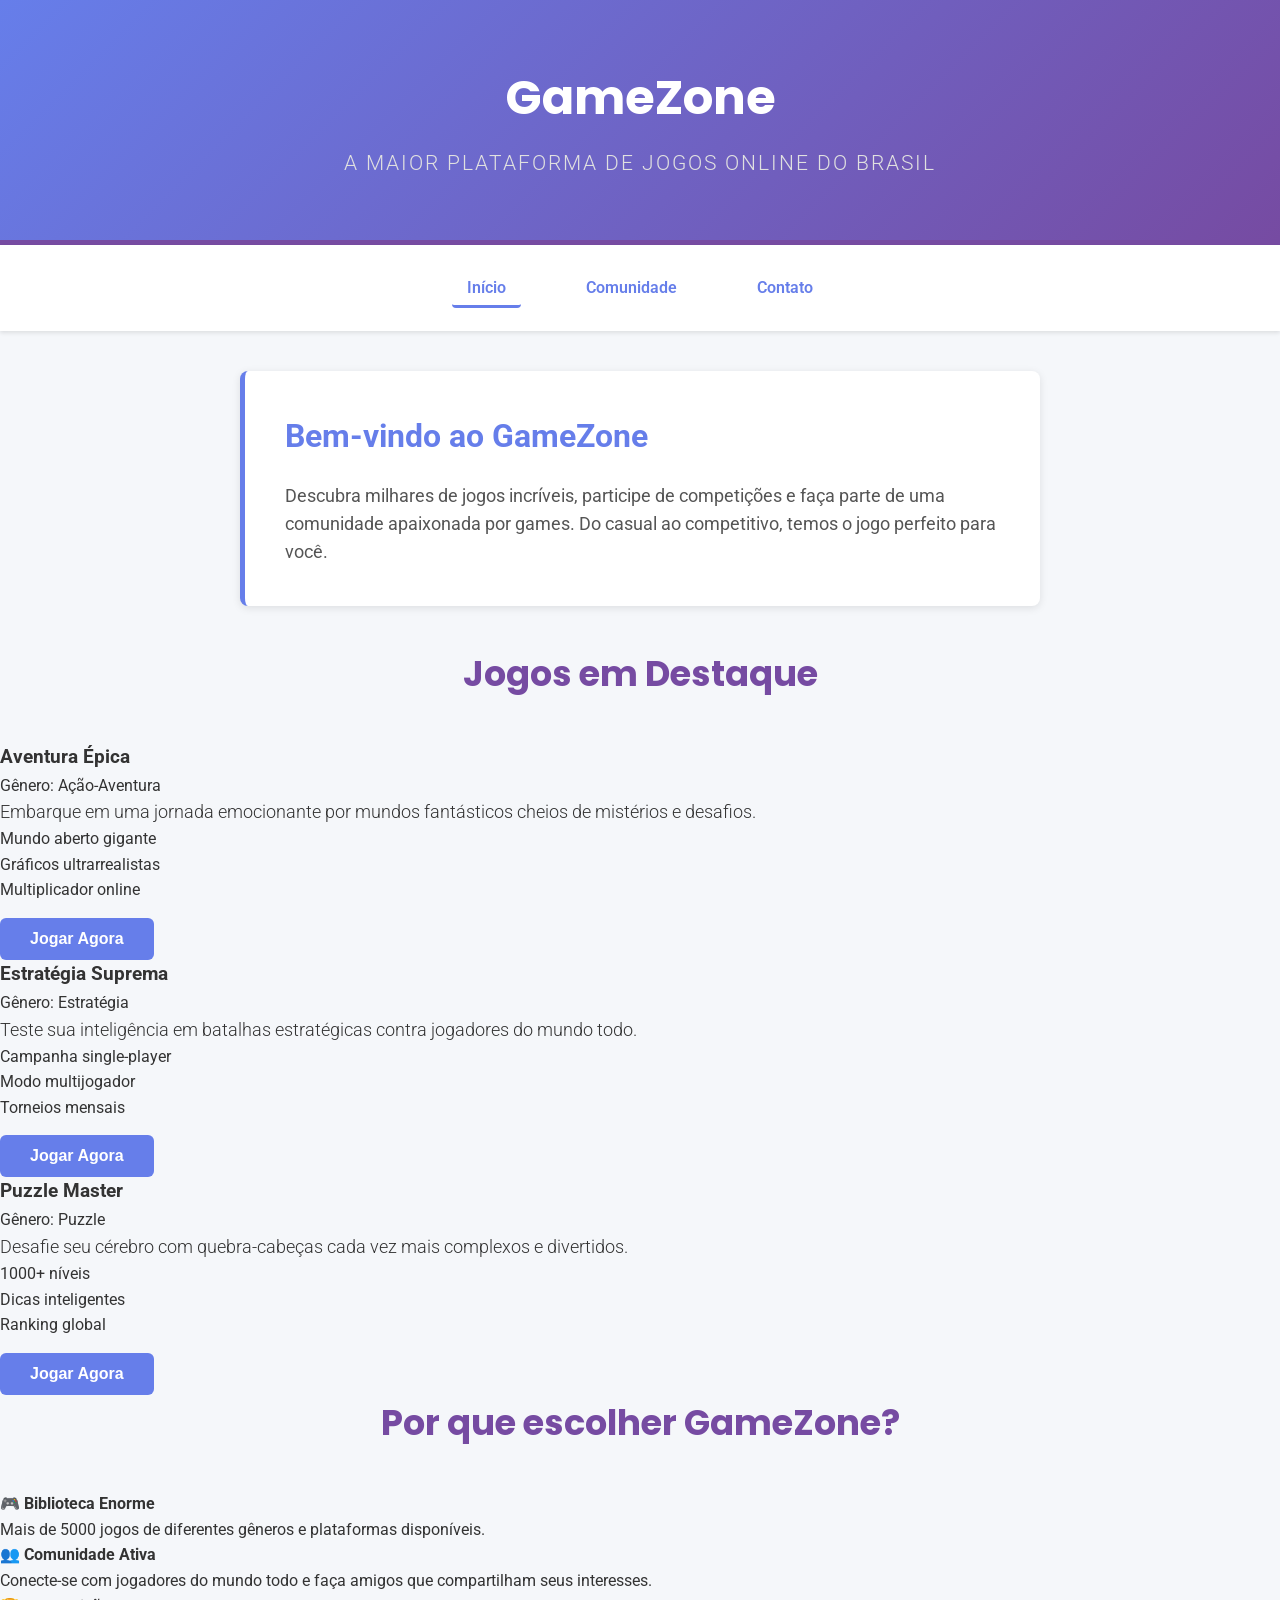
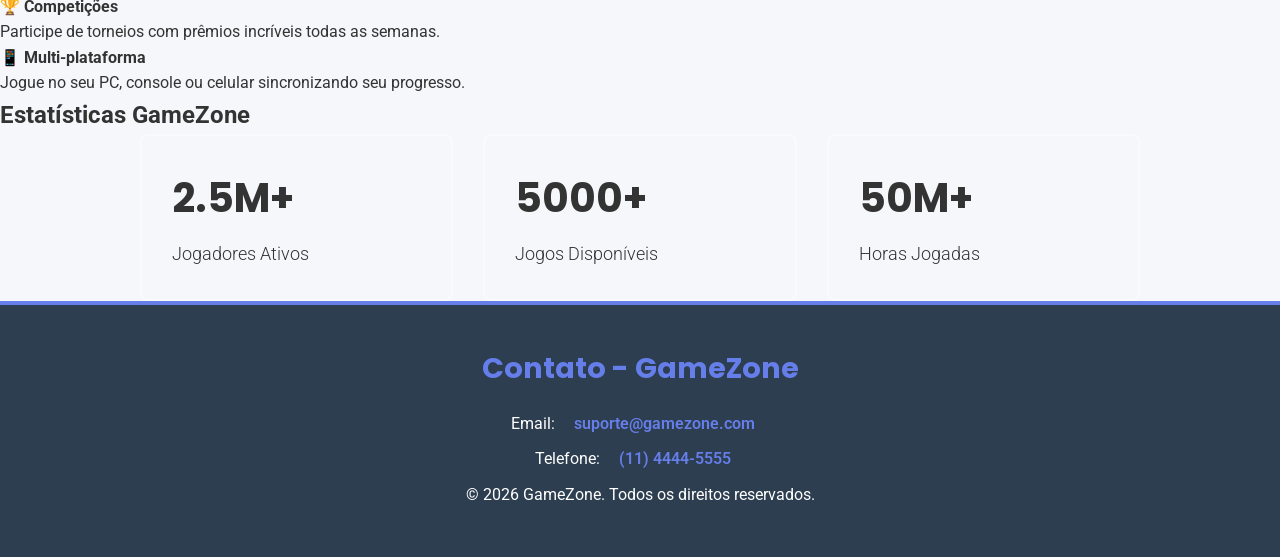
<file: Atividade 2/index.html>
<!DOCTYPE html>
<html lang="pt-BR">
<head>
    <meta charset="UTF-8">
    <meta name="viewport" content="width=device-width, initial-scale=1.0">
    <title>GameZone - Plataforma de Jogos Online</title>
    <!-- Ligação externa do CSS conforme requisito -->
    <link rel="stylesheet" href="style.css">
    <!-- Fonte do Google Fonts para estilização de elementos -->
    <link href="https://fonts.googleapis.com/css2?family=Poppins:wght@400;600;700&family=Roboto:wght@300;400;500&display=swap" rel="stylesheet">
</head>
<body>
    <!-- Cabeçalho principal com id: GameZone -->
    <header id="cabecalho-principal">
        <h1>GameZone</h1>
        <p class="subtitulo">A maior plataforma de jogos online do Brasil</p>
    </header>

    <!-- Navegação com estilização de lista e links -->
    <nav class="navegacao">
        <ul>
            <li><a href="index.html" class="link-ativo">Início</a></li>
            <li><a href="comunidade.html">Comunidade</a></li>
            <li><a href="#contato">Contato</a></li>
        </ul>
    </nav>

    <!-- Conteúdo principal da página -->
    <main>
        <!-- Seção de apresentação -->
        <section class="secao-introducao">
            <h2>Bem-vindo ao GameZone</h2>
            <p>Descubra milhares de jogos incríveis, participe de competições e faça parte de uma comunidade apaixonada por games. Do casual ao competitivo, temos o jogo perfeito para você.</p>
        </section>

        <!-- Seção com jogos em destaque -->
        <section class="secao-jogos">
            <h2 class="titulo-secao">Jogos em Destaque</h2>

            <div class="container-jogos">
                <!-- Jogo 1 com box model -->
                <article class="cartao-jogo">
                    <h3>Aventura Épica</h3>
                    <p class="genero">Gênero: Ação-Aventura</p>
                    <p class="descricao">Embarque em uma jornada emocionante por mundos fantásticos cheios de mistérios e desafios.</p>
                    <ul class="lista-recursos">
                        <li>Mundo aberto gigante</li>
                        <li>Gráficos ultrarrealistas</li>
                        <li>Multiplicador online</li>
                    </ul>
                    <button class="botao">Jogar Agora</button>
                </article>

                <!-- Jogo 2 com box model -->
                <article class="cartao-jogo">
                    <h3>Estratégia Suprema</h3>
                    <p class="genero">Gênero: Estratégia</p>
                    <p class="descricao">Teste sua inteligência em batalhas estratégicas contra jogadores do mundo todo.</p>
                    <ul class="lista-recursos">
                        <li>Campanha single-player</li>
                        <li>Modo multijogador</li>
                        <li>Torneios mensais</li>
                    </ul>
                    <button class="botao">Jogar Agora</button>
                </article>

                <!-- Jogo 3 com box model -->
                <article class="cartao-jogo">
                    <h3>Puzzle Master</h3>
                    <p class="genero">Gênero: Puzzle</p>
                    <p class="descricao">Desafie seu cérebro com quebra-cabeças cada vez mais complexos e divertidos.</p>
                    <ul class="lista-recursos">
                        <li>1000+ níveis</li>
                        <li>Dicas inteligentes</li>
                        <li>Ranking global</li>
                    </ul>
                    <button class="botao">Jogar Agora</button>
                </article>
            </div>
        </section>

        <!-- Seção de recursos da plataforma -->
        <section class="secao-recursos">
            <h2 class="titulo-secao">Por que escolher GameZone?</h2>

            <div class="lista-recursos-plataforma">
                <div class="recurso">
                    <h4>🎮 Biblioteca Enorme</h4>
                    <p>Mais de 5000 jogos de diferentes gêneros e plataformas disponíveis.</p>
                </div>

                <div class="recurso">
                    <h4>👥 Comunidade Ativa</h4>
                    <p>Conecte-se com jogadores do mundo todo e faça amigos que compartilham seus interesses.</p>
                </div>

                <div class="recurso">
                    <h4>🏆 Competições</h4>
                    <p>Participe de torneios com prêmios incríveis todas as semanas.</p>
                </div>

                <div class="recurso">
                    <h4>📱 Multi-plataforma</h4>
                    <p>Jogue no seu PC, console ou celular sincronizando seu progresso.</p>
                </div>
            </div>
        </section>

        <!-- Seção de estatísticas da plataforma -->
        <section class="secao-estatisticas">
            <h2>Estatísticas GameZone</h2>
            <div class="stats-container">
                <div class="stat">
                    <p class="numero">2.5M+</p>
                    <p class="descricao">Jogadores Ativos</p>
                </div>
                <div class="stat">
                    <p class="numero">5000+</p>
                    <p class="descricao">Jogos Disponíveis</p>
                </div>
                <div class="stat">
                    <p class="numero">50M+</p>
                    <p class="descricao">Horas Jogadas</p>
                </div>
            </div>
        </section>
    </main>

    <!-- Rodapé com informações de contato -->
    <footer id="contato">
        <h3>Contato - GameZone</h3>
        <p>Email: <a href="mailto:suporte@gamezone.com" class="link-footer">suporte@gamezone.com</a></p>
        <p>Telefone: <a href="tel:+551144445555" class="link-footer">(11) 4444-5555</a></p>
        <p>&copy; 2026 GameZone. Todos os direitos reservados.</p>
    </footer>
</body>
</html>
</file>
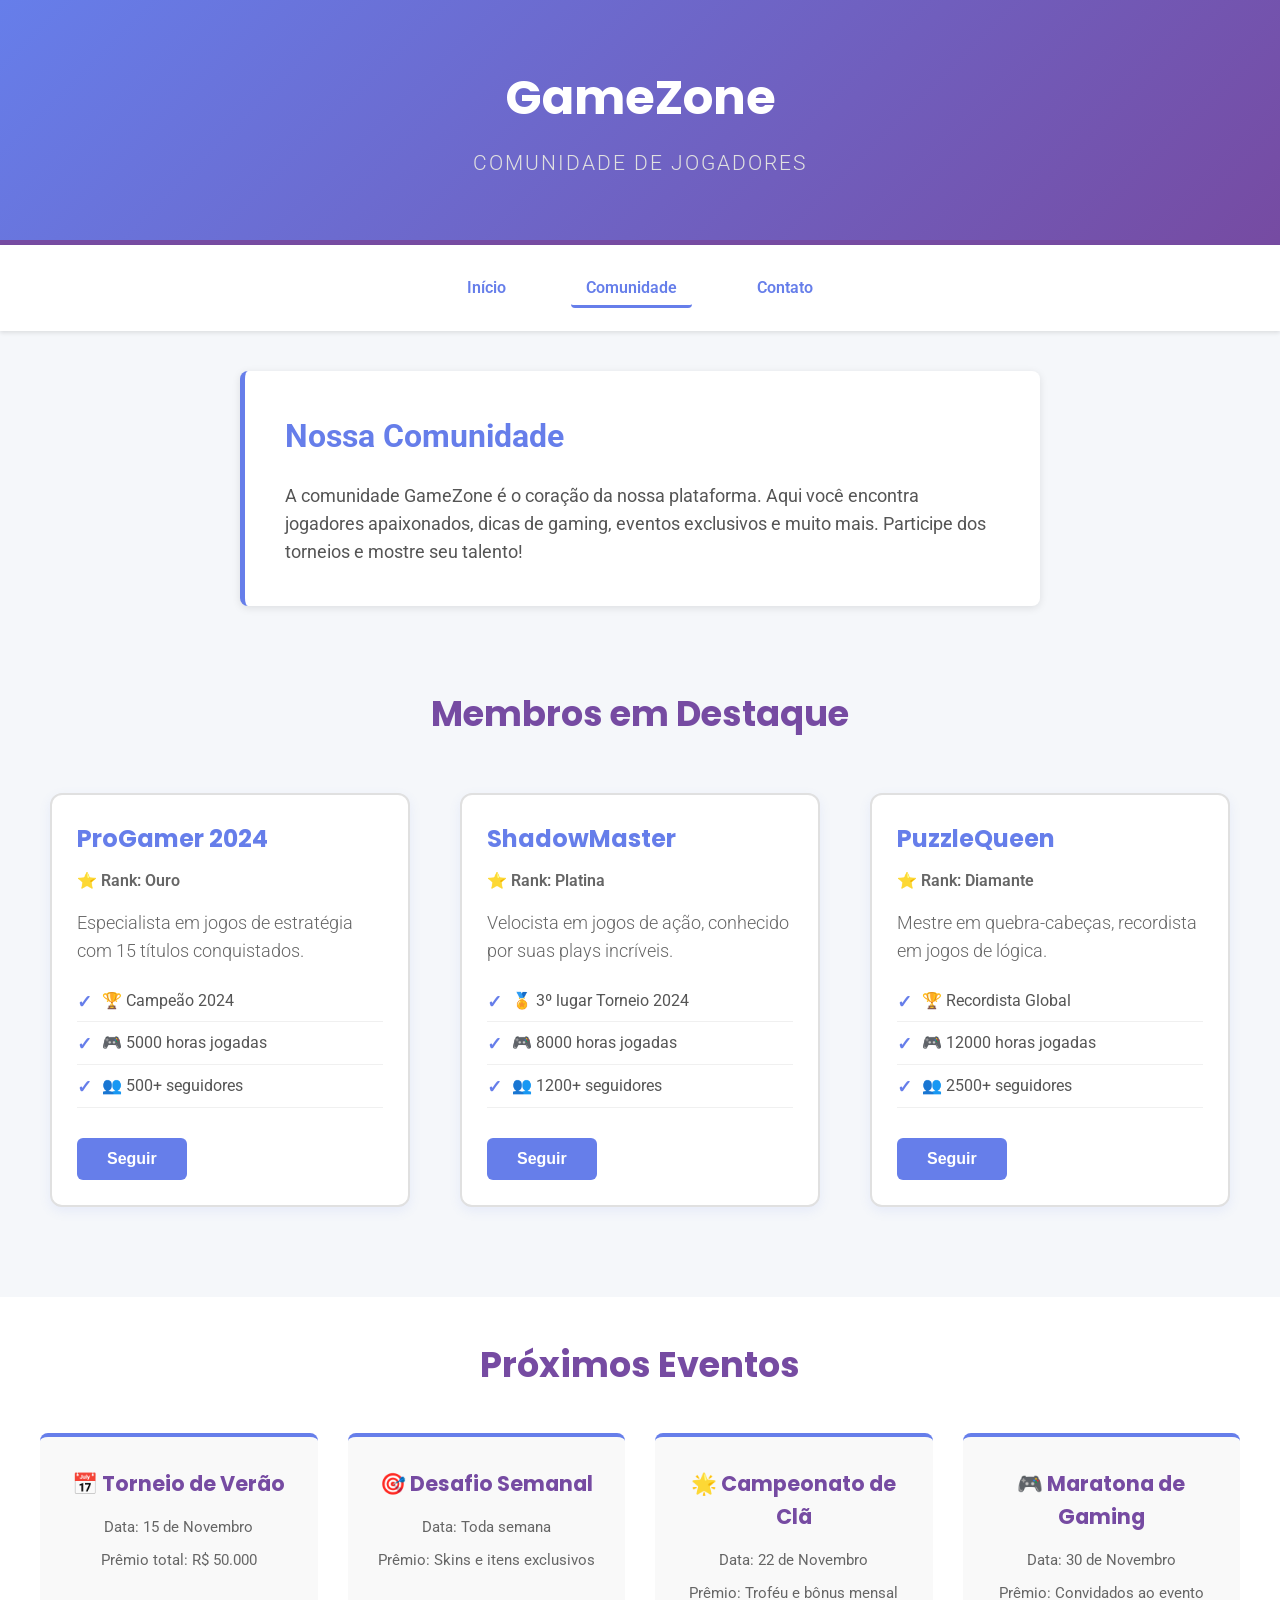
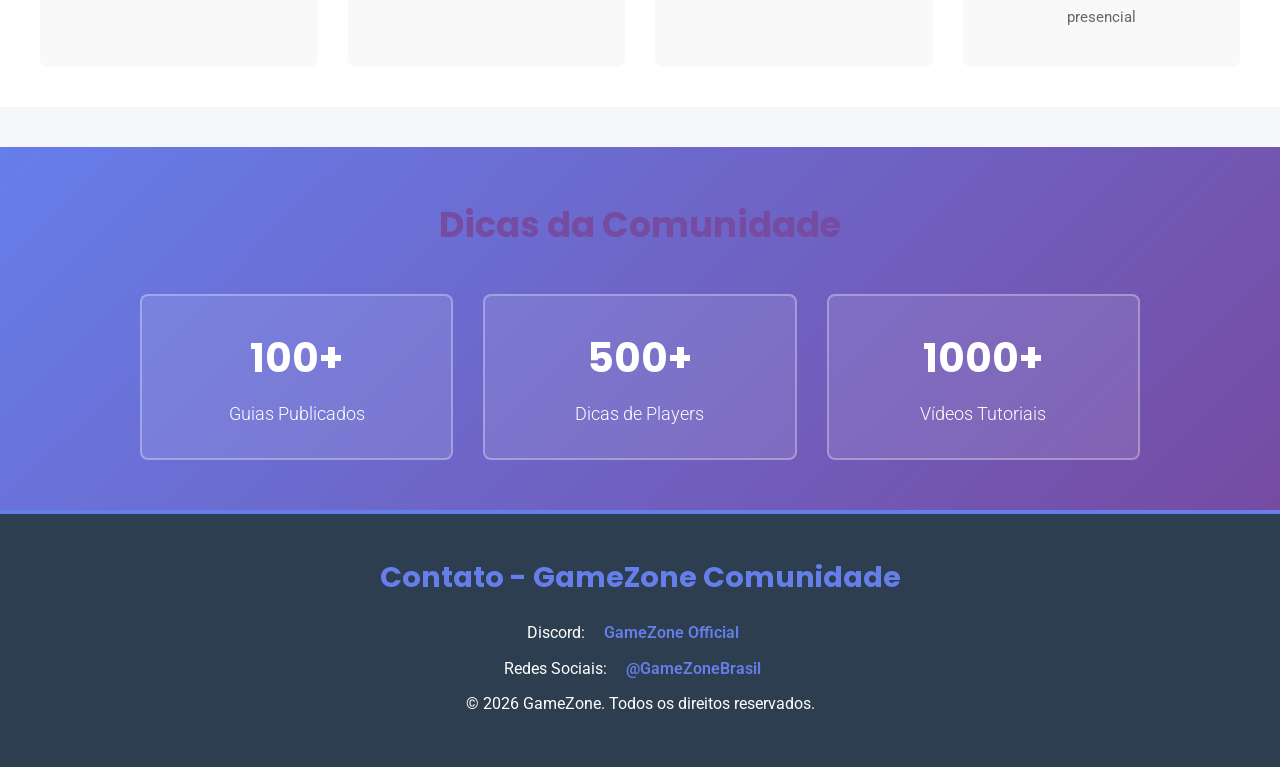
<file: Atividade 2/comunidade.html>
<!DOCTYPE html>
<html lang="pt-BR">
<head>
    <meta charset="UTF-8">
    <meta name="viewport" content="width=device-width, initial-scale=1.0">
    <title>Comunidade - GameZone</title>
    <!-- Ligação externa do CSS -->
    <link rel="stylesheet" href="style.css">
    <!-- Fonte do Google Fonts -->
    <link href="https://fonts.googleapis.com/css2?family=Poppins:wght@400;600;700&family=Roboto:wght@300;400;500&display=swap" rel="stylesheet">
</head>
<body>
    <!-- Cabeçalho principal -->
    <header id="cabecalho-principal">
        <h1>GameZone</h1>
        <p class="subtitulo">Comunidade de Jogadores</p>
    </header>

    <!-- Navegação -->
    <nav class="navegacao">
        <ul>
            <li><a href="gamezone.html">Início</a></li>
            <li><a href="comunidade.html" class="link-ativo">Comunidade</a></li>
            <li><a href="gamezone.html#contato">Contato</a></li>
        </ul>
    </nav>

    <!-- Conteúdo principal -->
    <main>
        <!-- Seção sobre a comunidade -->
        <section class="secao-introducao">
            <h2>Nossa Comunidade</h2>
            <p>A comunidade GameZone é o coração da nossa plataforma. Aqui você encontra jogadores apaixonados, dicas de gaming, eventos exclusivos e muito mais. Participe dos torneios e mostre seu talento!</p>
        </section>

        <!-- Seção de membros destaque -->
        <section class="secao-membros">
            <h2 class="titulo-secao">Membros em Destaque</h2>

            <div class="container-membros">
                <!-- Membro 1 -->
                <article class="cartao-membro">
                    <h3>ProGamer 2024</h3>
                    <p class="rank">⭐ Rank: Ouro</p>
                    <p class="descricao">Especialista em jogos de estratégia com 15 títulos conquistados.</p>
                    <ul class="lista-conquistas">
                        <li>🏆 Campeão 2024</li>
                        <li>🎮 5000 horas jogadas</li>
                        <li>👥 500+ seguidores</li>
                    </ul>
                    <button class="botao">Seguir</button>
                </article>

                <!-- Membro 2 -->
                <article class="cartao-membro">
                    <h3>ShadowMaster</h3>
                    <p class="rank">⭐ Rank: Platina</p>
                    <p class="descricao">Velocista em jogos de ação, conhecido por suas plays incríveis.</p>
                    <ul class="lista-conquistas">
                        <li>🏅 3º lugar Torneio 2024</li>
                        <li>🎮 8000 horas jogadas</li>
                        <li>👥 1200+ seguidores</li>
                    </ul>
                    <button class="botao">Seguir</button>
                </article>

                <!-- Membro 3 -->
                <article class="cartao-membro">
                    <h3>PuzzleQueen</h3>
                    <p class="rank">⭐ Rank: Diamante</p>
                    <p class="descricao">Mestre em quebra-cabeças, recordista em jogos de lógica.</p>
                    <ul class="lista-conquistas">
                        <li>🏆 Recordista Global</li>
                        <li>🎮 12000 horas jogadas</li>
                        <li>👥 2500+ seguidores</li>
                    </ul>
                    <button class="botao">Seguir</button>
                </article>
            </div>
        </section>

        <!-- Seção de eventos -->
        <section class="secao-eventos">
            <h2 class="titulo-secao">Próximos Eventos</h2>

            <div class="lista-eventos-plataforma">
                <div class="evento">
                    <h4>📅 Torneio de Verão</h4>
                    <p>Data: 15 de Novembro</p>
                    <p>Prêmio total: R$ 50.000</p>
                </div>

                <div class="evento">
                    <h4>🎯 Desafio Semanal</h4>
                    <p>Data: Toda semana</p>
                    <p>Prêmio: Skins e itens exclusivos</p>
                </div>

                <div class="evento">
                    <h4>🌟 Campeonato de Clã</h4>
                    <p>Data: 22 de Novembro</p>
                    <p>Prêmio: Troféu e bônus mensal</p>
                </div>

                <div class="evento">
                    <h4>🎮 Maratona de Gaming</h4>
                    <p>Data: 30 de Novembro</p>
                    <p>Prêmio: Convidados ao evento presencial</p>
                </div>
            </div>
        </section>

        <!-- Seção de dicas -->
        <section class="secao-dicas">
            <h2 class="titulo-secao">Dicas da Comunidade</h2>
            <div class="stats-container">
                <div class="stat">
                    <p class="numero">100+</p>
                    <p class="descricao">Guias Publicados</p>
                </div>
                <div class="stat">
                    <p class="numero">500+</p>
                    <p class="descricao">Dicas de Players</p>
                </div>
                <div class="stat">
                    <p class="numero">1000+</p>
                    <p class="descricao">Vídeos Tutoriais</p>
                </div>
            </div>
        </section>
    </main>

    <!-- Rodapé -->
    <footer id="contato">
        <h3>Contato - GameZone Comunidade</h3>
        <p>Discord: <a href="#" class="link-footer">GameZone Official</a></p>
        <p>Redes Sociais: <a href="#" class="link-footer">@GameZoneBrasil</a></p>
        <p>&copy; 2026 GameZone. Todos os direitos reservados.</p>
    </footer>
</body>
</html>
</file>
<file: Atividade 2/style.css>
/* ================================================
   ESTILIZAÇÃO GERAL - GameZone
   Plataforma de Jogos Online
   ================================================ */

/* Seletor de tag: Estilos gerais para toda a página */
* {
    margin: 0;
    padding: 0;
    box-sizing: border-box;
}

/* Cor de fundo da página e fonte padrão */
body {
    background-color: #f5f7fa;
    font-family: 'Roboto', sans-serif;
    color: #333;
    line-height: 1.6;
}

/* ================================================
   CABEÇALHO PRINCIPAL (id)
   ================================================ */

#cabecalho-principal {
    background: linear-gradient(135deg, #667eea 0%, #764ba2 100%);
    color: white;
    padding: 60px 20px;
    text-align: center;
    border-bottom: 5px solid #764ba2;
}

/* Seletor de tag: Estilo do h1 com tamanho e alinhamento */
h1 {
    font-family: 'Poppins', sans-serif;
    font-size: 3em;
    font-weight: 700;
    margin-bottom: 10px;
    text-align: center;
}

/* Seletor de classe: Subtítulo com cor diferente */
.subtitulo {
    font-size: 1.3em;
    font-weight: 300;
    color: #e0e0e0;
    text-transform: uppercase;
    letter-spacing: 2px;
}

/* ================================================
   NAVEGAÇÃO (Estilização de lista)
   ================================================ */

.navegacao {
    background-color: white;
    padding: 20px 0;
    text-align: center;
    box-shadow: 0 2px 4px rgba(0, 0, 0, 0.1);
    margin-bottom: 40px;
}

/* Seletor de tag: Lista sem ponto */
.navegacao ul {
    list-style: none;
    display: flex;
    justify-content: center;
    gap: 30px;
}

.navegacao li {
    padding: 10px;
}

/* Seletor agrupado: Links com hover effect */
.navegacao a,
.link-footer {
    text-decoration: none;
    color: #667eea;
    font-weight: 600;
    padding: 8px 15px;
    transition: all 0.3s ease;
    border-radius: 4px;
}

/* Efeito hover nos links (Extra) */
.navegacao a:hover,
.link-footer:hover {
    background-color: #667eea;
    color: white;
    transform: translateY(-2px);
}

.link-ativo {
    border-bottom: 3px solid #667eea;
}

/* ================================================
   SEÇÃO DE BOAS-VINDAS
   ================================================ */

.secao-boas-vindas {
    background-color: white;
    padding: 40px;
    margin: 40px auto;
    max-width: 800px;
    border-radius: 8px;
    border-left: 5px solid #667eea;
    box-shadow: 0 2px 8px rgba(0, 0, 0, 0.1);
}

.secao-boas-vindas h2 {
    color: #667eea;
    font-size: 2em;
    margin-bottom: 20px;
}

.secao-boas-vindas p {
    font-size: 1.1em;
    color: #555;
}

/* ================================================
   SEÇÃO DE CURSOS (Box Model: padding, margin, border)
   ================================================ */

.secao-cursos {
    padding: 40px 20px;
    background-color: #f5f7fa;
}

/* Seletor de classe: Título da seção */
.titulo-secao {
    color: #764ba2;
    font-size: 2.2em;
    text-align: center;
    margin-bottom: 40px;
    font-family: 'Poppins', sans-serif;
}

/* Container para os cartões de cursos */
.container-cursos {
    display: grid;
    grid-template-columns: repeat(auto-fit, minmax(280px, 1fr));
    gap: 30px;
    max-width: 1200px;
    margin: 0 auto;
}

/* Cartão do curso - Box Model com margin, padding e border */
.cartao-curso {
    background-color: white;
    padding: 25px;
    margin: 10px;
    border: 2px solid #e0e0e0;
    border-radius: 12px;
    box-shadow: 0 4px 12px rgba(102, 126, 234, 0.1);
    transition: all 0.3s ease;
}

/* Efeito hover no cartão */
.cartao-curso:hover {
    border-color: #667eea;
    box-shadow: 0 8px 20px rgba(102, 126, 234, 0.2);
    transform: translateY(-5px);
}

.cartao-curso h3 {
    color: #667eea;
    font-size: 1.5em;
    margin-bottom: 15px;
    font-family: 'Poppins', sans-serif;
}

.cartao-curso p {
    color: #666;
    margin-bottom: 20px;
    font-size: 0.95em;
}

/* ================================================
   ESTILIZAÇÃO DE LISTA (Requisito: 3 propriedades)
   ================================================ */

.lista-conteudo {
    list-style: none;
    padding-left: 0;
    margin: 20px 0;
}

.lista-conteudo li {
    padding: 8px 0 8px 25px;
    position: relative;
    color: #555;
    border-bottom: 1px solid #f0f0f0;
}

/* Pseudoelemento para criar marcador customizado */
.lista-conteudo li:before {
    content: "✓";
    position: absolute;
    left: 0;
    color: #667eea;
    font-weight: bold;
    font-size: 1.1em;
}

/* ================================================
   BOTÃO (Estilização adicional)
   ================================================ */

.botao {
    background-color: #667eea;
    color: white;
    border: none;
    padding: 12px 30px;
    border-radius: 6px;
    font-size: 1em;
    font-weight: 600;
    cursor: pointer;
    transition: all 0.3s ease;
    margin-top: 15px;
}

.botao:hover {
    background-color: #764ba2;
    transform: scale(1.05);
}

/* ================================================
   SEÇÃO DE CARACTERÍSTICAS
   ================================================ */

.secao-caracteristicas {
    padding: 40px 20px;
    background-color: white;
    margin: 40px 0;
}

.lista-caracteristicas {
    display: grid;
    grid-template-columns: repeat(auto-fit, minmax(250px, 1fr));
    gap: 30px;
    max-width: 1200px;
    margin: 0 auto;
}

/* Seletor de classe: Cada característica */
.caracteristica {
    background-color: #f9f9f9;
    padding: 30px;
    border-radius: 8px;
    border-top: 4px solid #667eea;
    text-align: center;
    transition: all 0.3s ease;
}

.caracteristica:hover {
    box-shadow: 0 6px 15px rgba(0, 0, 0, 0.1);
    transform: translateY(-5px);
}

.caracteristica h4 {
    color: #764ba2;
    font-size: 1.3em;
    margin-bottom: 15px;
    font-family: 'Poppins', sans-serif;
}

.caracteristica p {
    color: #666;
    font-size: 0.95em;
}

/* ================================================
   SEÇÃO DE ESTATÍSTICAS
   ================================================ */

.secao-stats {
    background: linear-gradient(135deg, #667eea 0%, #764ba2 100%);
    color: white;
    padding: 50px 20px;
    text-align: center;
}

.secao-stats h2 {
    font-size: 2.2em;
    margin-bottom: 40px;
    font-family: 'Poppins', sans-serif;
}

.stats-container {
    display: grid;
    grid-template-columns: repeat(auto-fit, minmax(200px, 1fr));
    gap: 30px;
    max-width: 1000px;
    margin: 0 auto;
}

/* Seletor de classe: Cada estatística */
.stat {
    background-color: rgba(255, 255, 255, 0.1);
    padding: 30px;
    border-radius: 8px;
    border: 2px solid rgba(255, 255, 255, 0.3);
}

.numero {
    font-size: 2.5em;
    font-weight: 700;
    margin-bottom: 10px;
    font-family: 'Poppins', sans-serif;
}

.descricao {
    font-size: 1.1em;
    font-weight: 300;
}

/* ================================================
   RODAPÉ (id)
   ================================================ */

#contato {
    background-color: #2c3e50;
    color: white;
    padding: 40px 20px;
    text-align: center;
    border-top: 4px solid #667eea;
}

#contato h3 {
    font-size: 1.8em;
    margin-bottom: 20px;
    font-family: 'Poppins', sans-serif;
    color: #667eea;
}

#contato p {
    margin: 10px 0;
    font-size: 1em;
}

#contato a {
    color: #667eea;
    text-decoration: none;
    font-weight: 600;
}

#contato a:hover {
    text-decoration: underline;
    color: #764ba2;
}

/* ================================================
   SEÇÃO INTRODUÇÃO (Segunda página)
   ================================================ */

.secao-introducao {
    background-color: white;
    padding: 40px;
    margin: 40px auto;
    max-width: 800px;
    border-radius: 8px;
    border-left: 5px solid #667eea;
    box-shadow: 0 2px 8px rgba(0, 0, 0, 0.1);
}

.secao-introducao h2 {
    color: #667eea;
    font-size: 2em;
    margin-bottom: 20px;
}

.secao-introducao p {
    font-size: 1.1em;
    color: #555;
}

/* ================================================
   SEÇÃO DE MEMBROS (Segunda página)
   ================================================ */

.secao-membros {
    padding: 40px 20px;
    background-color: #f5f7fa;
}

.container-membros {
    display: grid;
    grid-template-columns: repeat(auto-fit, minmax(280px, 1fr));
    gap: 30px;
    max-width: 1200px;
    margin: 0 auto;
}

/* Cartão do membro - Box Model */
.cartao-membro {
    background-color: white;
    padding: 25px;
    margin: 10px;
    border: 2px solid #e0e0e0;
    border-radius: 12px;
    box-shadow: 0 4px 12px rgba(102, 126, 234, 0.1);
    transition: all 0.3s ease;
}

.cartao-membro:hover {
    border-color: #667eea;
    box-shadow: 0 8px 20px rgba(102, 126, 234, 0.2);
    transform: translateY(-5px);
}

.cartao-membro h3 {
    color: #667eea;
    font-size: 1.5em;
    margin-bottom: 10px;
    font-family: 'Poppins', sans-serif;
}

.rank {
    color: #764ba2;
    font-weight: 600;
    margin-bottom: 10px;
}

.cartao-membro p {
    color: #666;
    margin-bottom: 15px;
}

/* Lista de conquistas */
.lista-conquistas {
    list-style: none;
    padding-left: 0;
    margin: 15px 0;
}

.lista-conquistas li {
    padding: 8px 0 8px 25px;
    position: relative;
    color: #555;
    border-bottom: 1px solid #f0f0f0;
}

.lista-conquistas li:before {
    content: "✓";
    position: absolute;
    left: 0;
    color: #667eea;
    font-weight: bold;
    font-size: 1.1em;
}

/* ================================================
   SEÇÃO DE EVENTOS (Segunda página)
   ================================================ */

.secao-eventos {
    padding: 40px 20px;
    background-color: white;
    margin: 40px 0;
}

.lista-eventos-plataforma {
    display: grid;
    grid-template-columns: repeat(auto-fit, minmax(250px, 1fr));
    gap: 30px;
    max-width: 1200px;
    margin: 0 auto;
}

/* Seletor de classe: Cada evento */
.evento {
    background-color: #f9f9f9;
    padding: 30px;
    border-radius: 8px;
    border-top: 4px solid #667eea;
    text-align: center;
    transition: all 0.3s ease;
}

.evento:hover {
    box-shadow: 0 6px 15px rgba(0, 0, 0, 0.1);
    transform: translateY(-5px);
}

.evento h4 {
    color: #764ba2;
    font-size: 1.3em;
    margin-bottom: 15px;
    font-family: 'Poppins', sans-serif;
}

.evento p {
    color: #666;
    font-size: 0.95em;
    margin: 8px 0;
}

/* ================================================
   SEÇÃO DE DICAS (Segunda página)
   ================================================ */

.secao-dicas {
    background: linear-gradient(135deg, #667eea 0%, #764ba2 100%);
    color: white;
    padding: 50px 20px;
    text-align: center;
}

.secao-dicas h2 {
    font-size: 2.2em;
    margin-bottom: 40px;
    font-family: 'Poppins', sans-serif;
}

/* ================================================
   RESPONSIVIDADE (Mobile)
   ================================================ */

@media (max-width: 768px) {
    h1 {
        font-size: 2em;
    }

    .titulo-secao {
        font-size: 1.8em;
    }

    .navegacao ul {
        flex-direction: column;
        gap: 10px;
    }

    .container-jogos,
    .container-membros {
        grid-template-columns: 1fr;
    }

    .stats-container {
        grid-template-columns: 1fr;
    }

    .secao-introducao {
        padding: 20px;
        margin: 20px;
    }

    .lista-eventos-plataforma {
        grid-template-columns: 1fr;
    }
}
</file>
